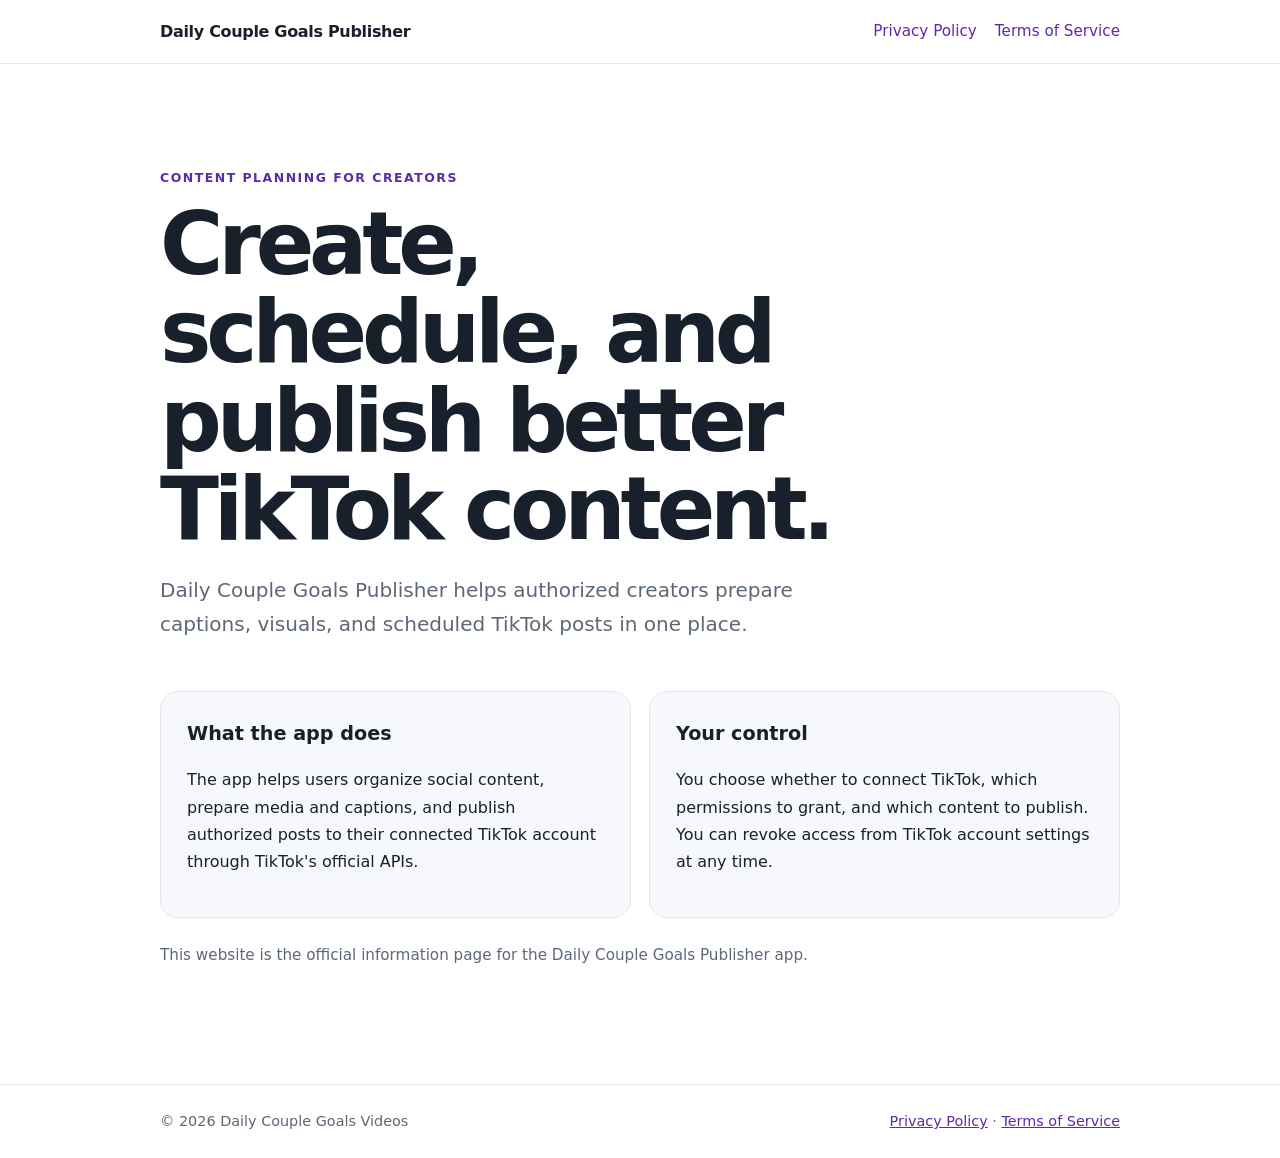
<file: index.html>
<!doctype html>
<html lang="en">
<head>
  <meta charset="utf-8">
  <meta name="viewport" content="width=device-width, initial-scale=1">
  <title>Daily Couple Goals Publisher</title>
  <meta name="description" content="A content planning and publishing tool for TikTok creators.">
  <link rel="stylesheet" href="styles.css">
</head>
<body>
  <header class="site-header">
    <div class="container nav-wrap">
      <a class="brand" href="index.html">Daily Couple Goals Publisher</a>
      <nav aria-label="Primary navigation">
        <a href="privacy.html">Privacy Policy</a>
        <a href="terms.html">Terms of Service</a>
      </nav>
    </div>
  </header>

  <main class="container hero">
    <p class="eyebrow">Content planning for creators</p>
    <h1>Create, schedule, and publish better TikTok content.</h1>
    <p class="lead">Daily Couple Goals Publisher helps authorized creators prepare captions, visuals, and scheduled TikTok posts in one place.</p>
    <div class="card-grid">
      <section class="card">
        <h2>What the app does</h2>
        <p>The app helps users organize social content, prepare media and captions, and publish authorized posts to their connected TikTok account through TikTok's official APIs.</p>
      </section>
      <section class="card">
        <h2>Your control</h2>
        <p>You choose whether to connect TikTok, which permissions to grant, and which content to publish. You can revoke access from TikTok account settings at any time.</p>
      </section>
    </div>
    <p class="notice">This website is the official information page for the Daily Couple Goals Publisher app.</p>
  </main>

  <footer class="site-footer">
    <div class="container footer-wrap">
      <span>© 2026 Daily Couple Goals Videos</span>
      <span><a href="privacy.html">Privacy Policy</a> · <a href="terms.html">Terms of Service</a></span>
    </div>
  </footer>
</body>
</html>
</file>
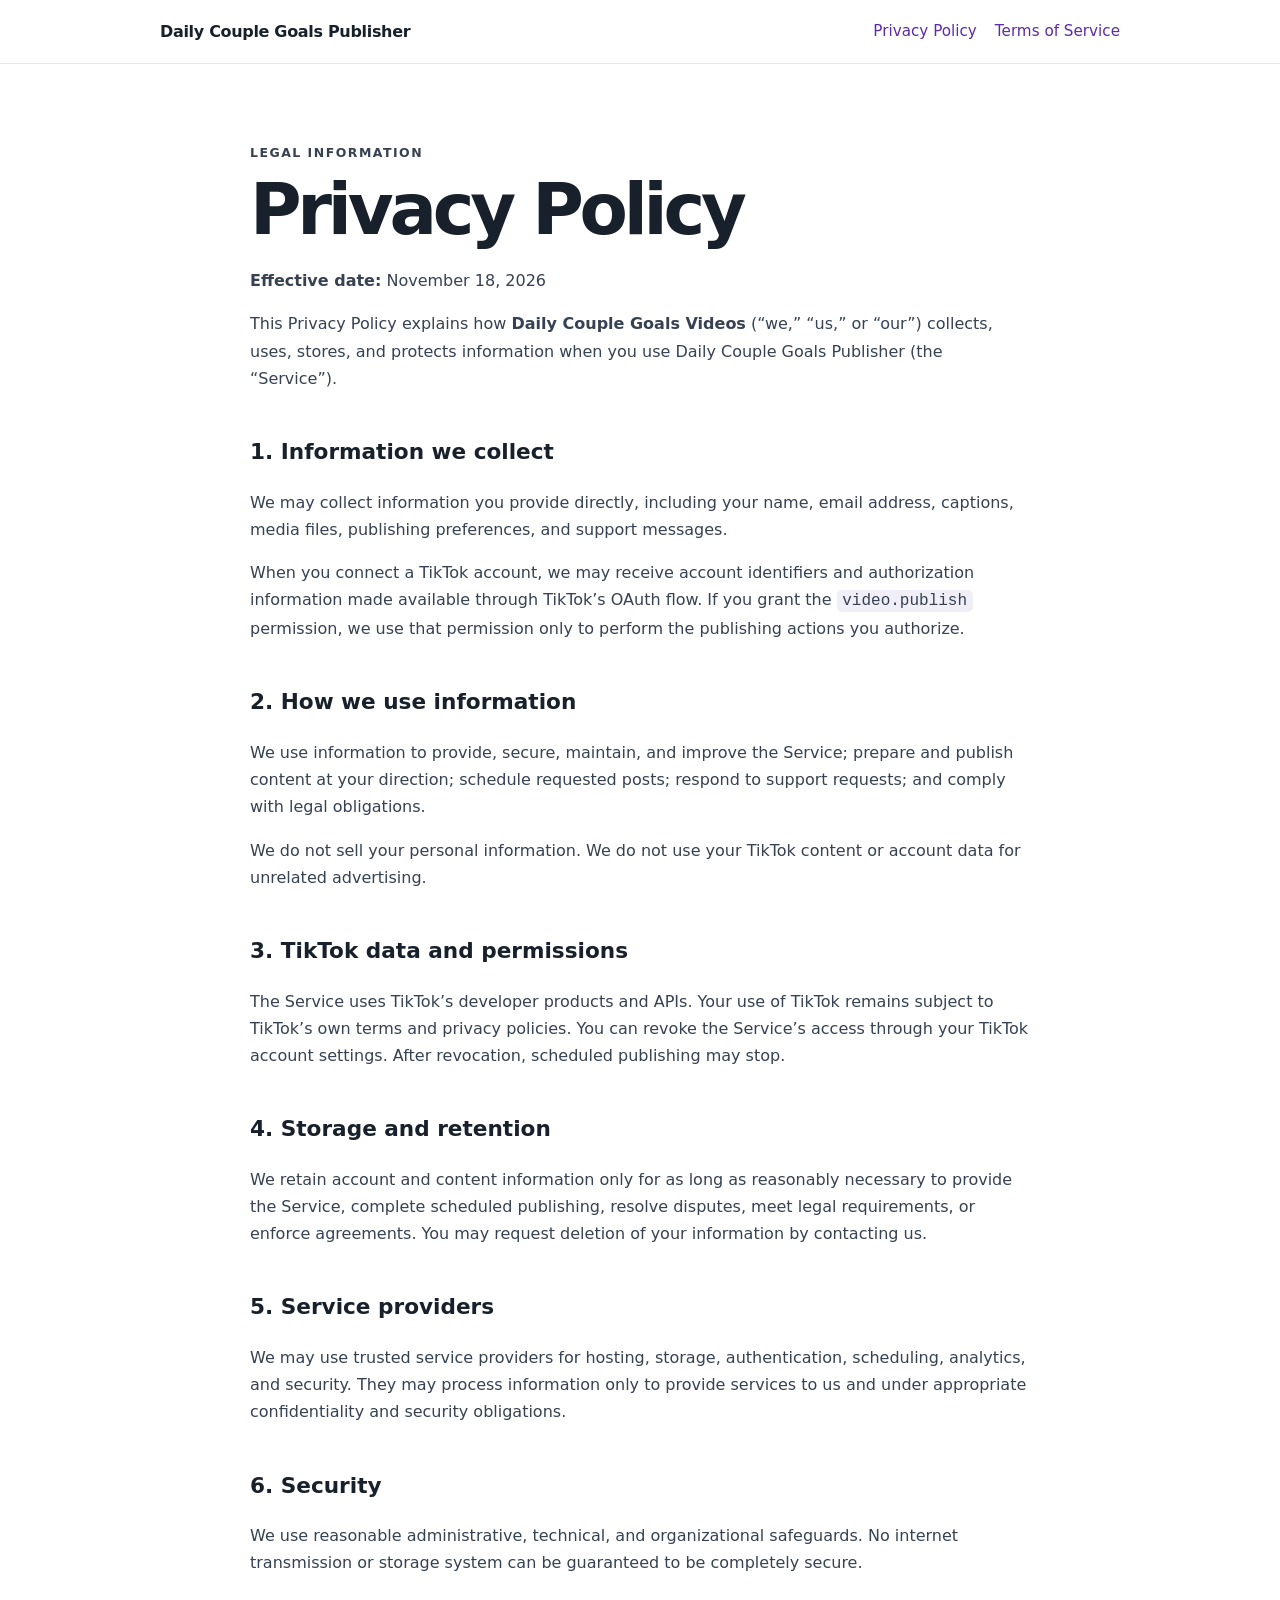
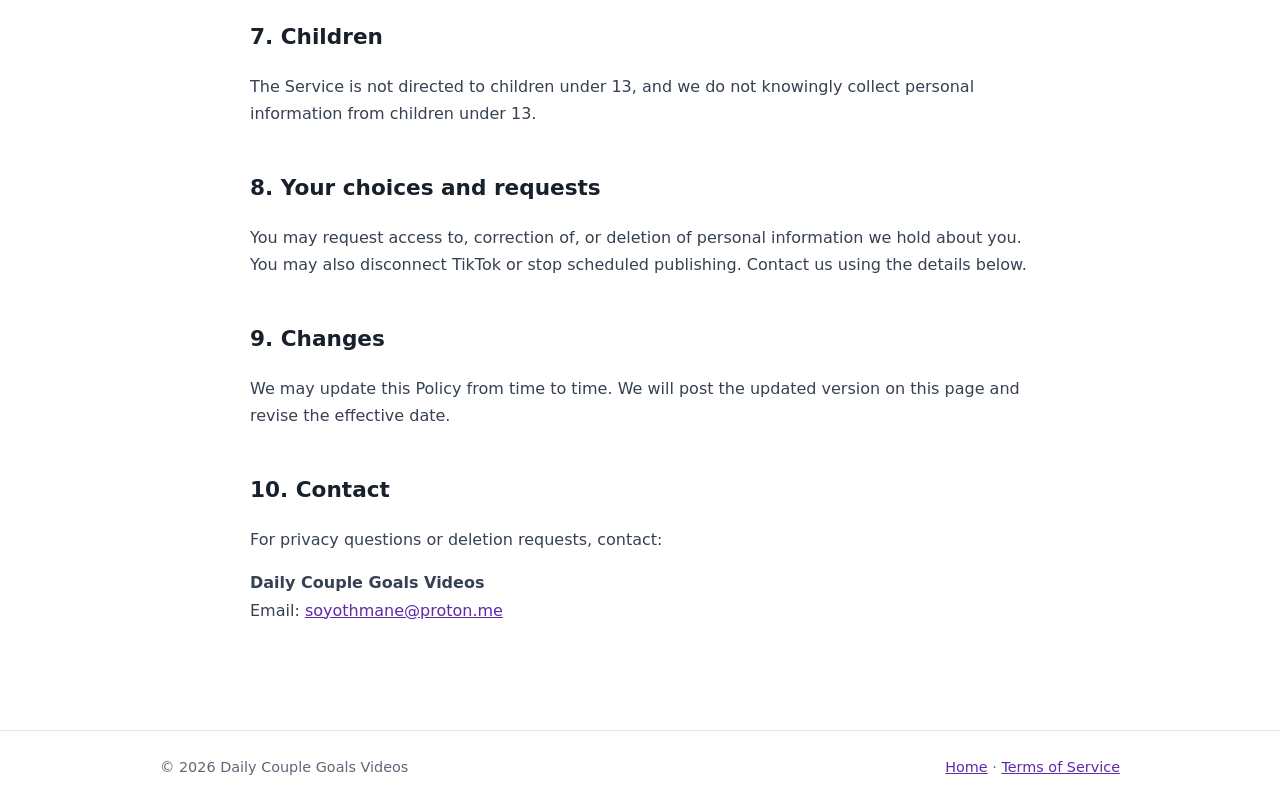
<file: privacy.html>
<!doctype html>
<html lang="en">
<head>
  <meta charset="utf-8">
  <meta name="viewport" content="width=device-width, initial-scale=1">
  <title>Privacy Policy · Daily Couple Goals Publisher</title>
  <link rel="stylesheet" href="styles.css">
</head>
<body>
  <header class="site-header"><div class="container nav-wrap"><a class="brand" href="index.html">Daily Couple Goals Publisher</a><nav aria-label="Primary navigation"><a href="privacy.html">Privacy Policy</a><a href="terms.html">Terms of Service</a></nav></div></header>
  <main class="container document">
    <p class="eyebrow">Legal information</p>
    <h1>Privacy Policy</h1>
    <p><strong>Effective date:</strong> November 18, 2026</p>
    <p>This Privacy Policy explains how <strong>Daily Couple Goals Videos</strong> (“we,” “us,” or “our”) collects, uses, stores, and protects information when you use Daily Couple Goals Publisher (the “Service”).</p>

    <h2>1. Information we collect</h2>
    <p>We may collect information you provide directly, including your name, email address, captions, media files, publishing preferences, and support messages.</p>
    <p>When you connect a TikTok account, we may receive account identifiers and authorization information made available through TikTok’s OAuth flow. If you grant the <code>video.publish</code> permission, we use that permission only to perform the publishing actions you authorize.</p>

    <h2>2. How we use information</h2>
    <p>We use information to provide, secure, maintain, and improve the Service; prepare and publish content at your direction; schedule requested posts; respond to support requests; and comply with legal obligations.</p>
    <p>We do not sell your personal information. We do not use your TikTok content or account data for unrelated advertising.</p>

    <h2>3. TikTok data and permissions</h2>
    <p>The Service uses TikTok’s developer products and APIs. Your use of TikTok remains subject to TikTok’s own terms and privacy policies. You can revoke the Service’s access through your TikTok account settings. After revocation, scheduled publishing may stop.</p>

    <h2>4. Storage and retention</h2>
    <p>We retain account and content information only for as long as reasonably necessary to provide the Service, complete scheduled publishing, resolve disputes, meet legal requirements, or enforce agreements. You may request deletion of your information by contacting us.</p>

    <h2>5. Service providers</h2>
    <p>We may use trusted service providers for hosting, storage, authentication, scheduling, analytics, and security. They may process information only to provide services to us and under appropriate confidentiality and security obligations.</p>

    <h2>6. Security</h2>
    <p>We use reasonable administrative, technical, and organizational safeguards. No internet transmission or storage system can be guaranteed to be completely secure.</p>

    <h2>7. Children</h2>
    <p>The Service is not directed to children under 13, and we do not knowingly collect personal information from children under 13.</p>

    <h2>8. Your choices and requests</h2>
    <p>You may request access to, correction of, or deletion of personal information we hold about you. You may also disconnect TikTok or stop scheduled publishing. Contact us using the details below.</p>

    <h2>9. Changes</h2>
    <p>We may update this Policy from time to time. We will post the updated version on this page and revise the effective date.</p>

    <h2>10. Contact</h2>
    <p>For privacy questions or deletion requests, contact:</p>
    <p><strong>Daily Couple Goals Videos</strong><br>
    Email: <a href="mailto:soyothmane@proton.me">soyothmane@proton.me</a></p>
  </main>
  <footer class="site-footer"><div class="container footer-wrap"><span>© 2026 Daily Couple Goals Videos</span><span><a href="index.html">Home</a> · <a href="terms.html">Terms of Service</a></span></div></footer>
</body>
</html>
</file>
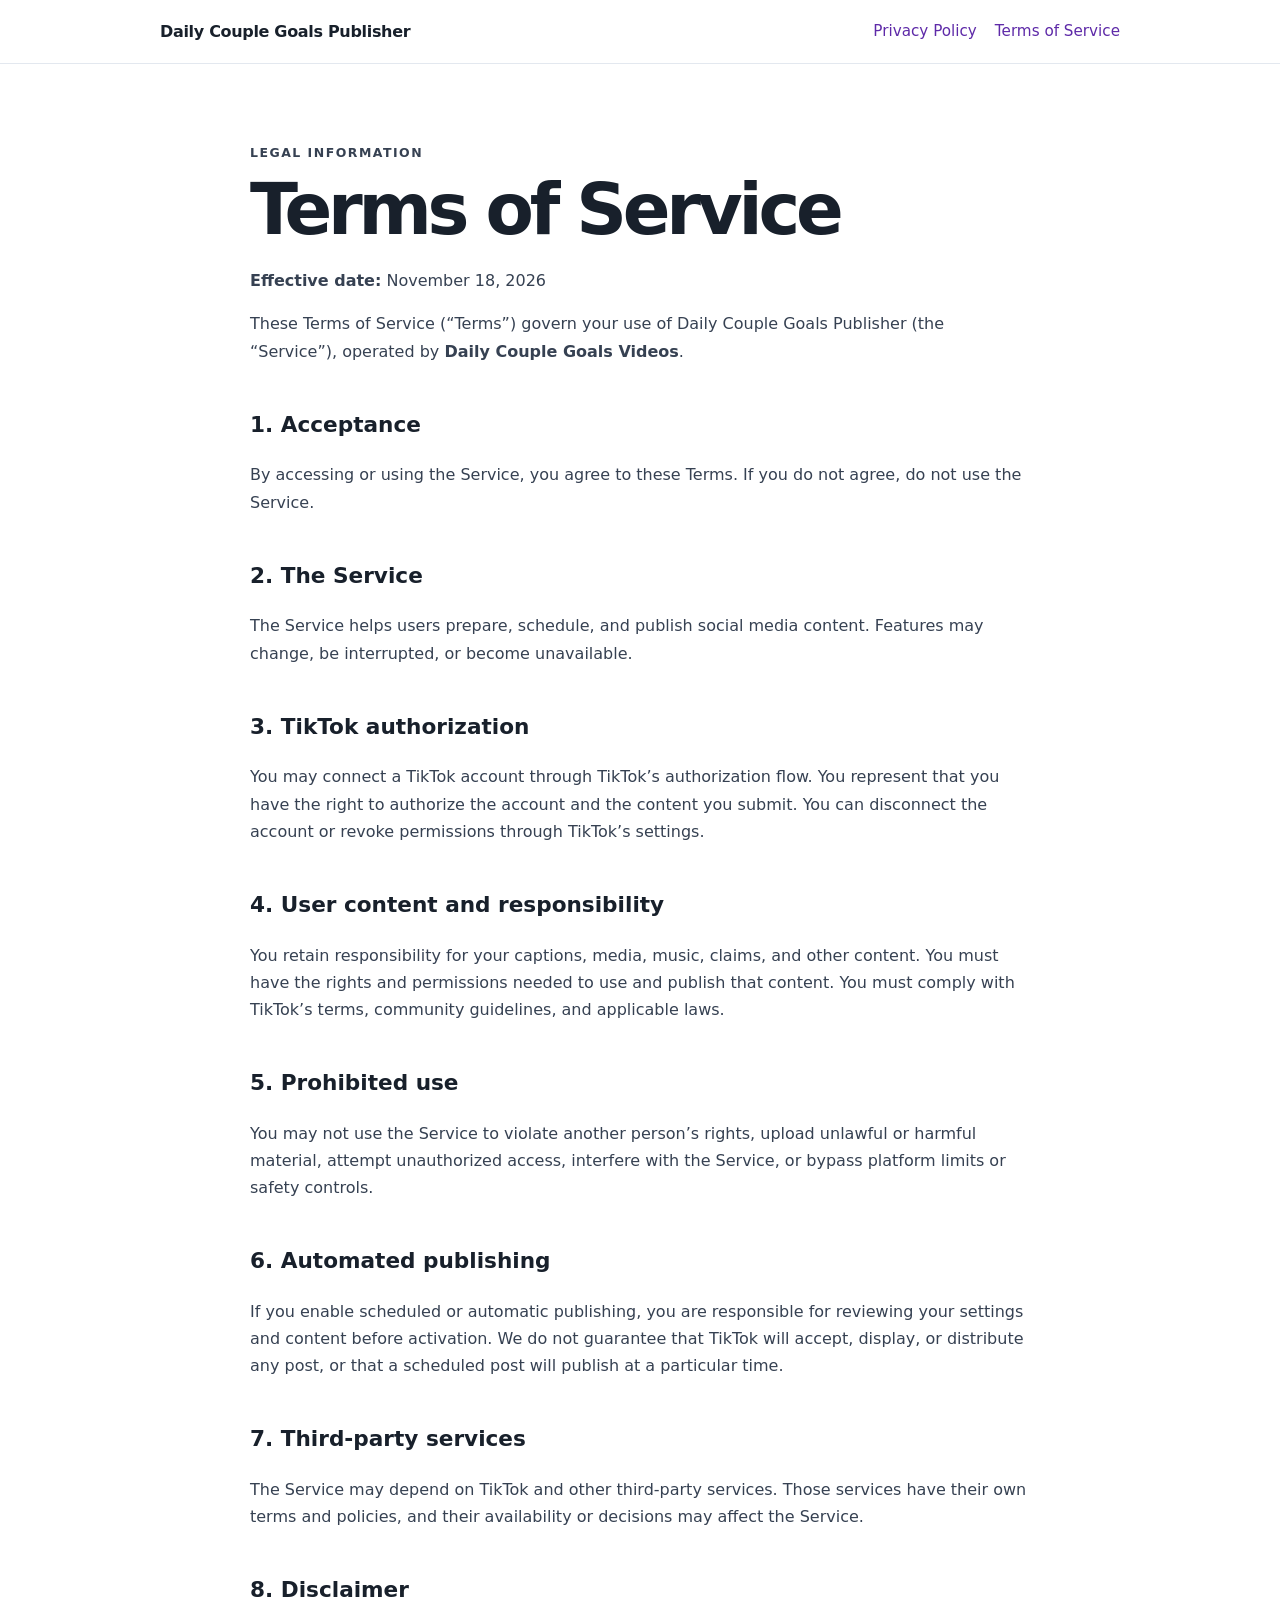
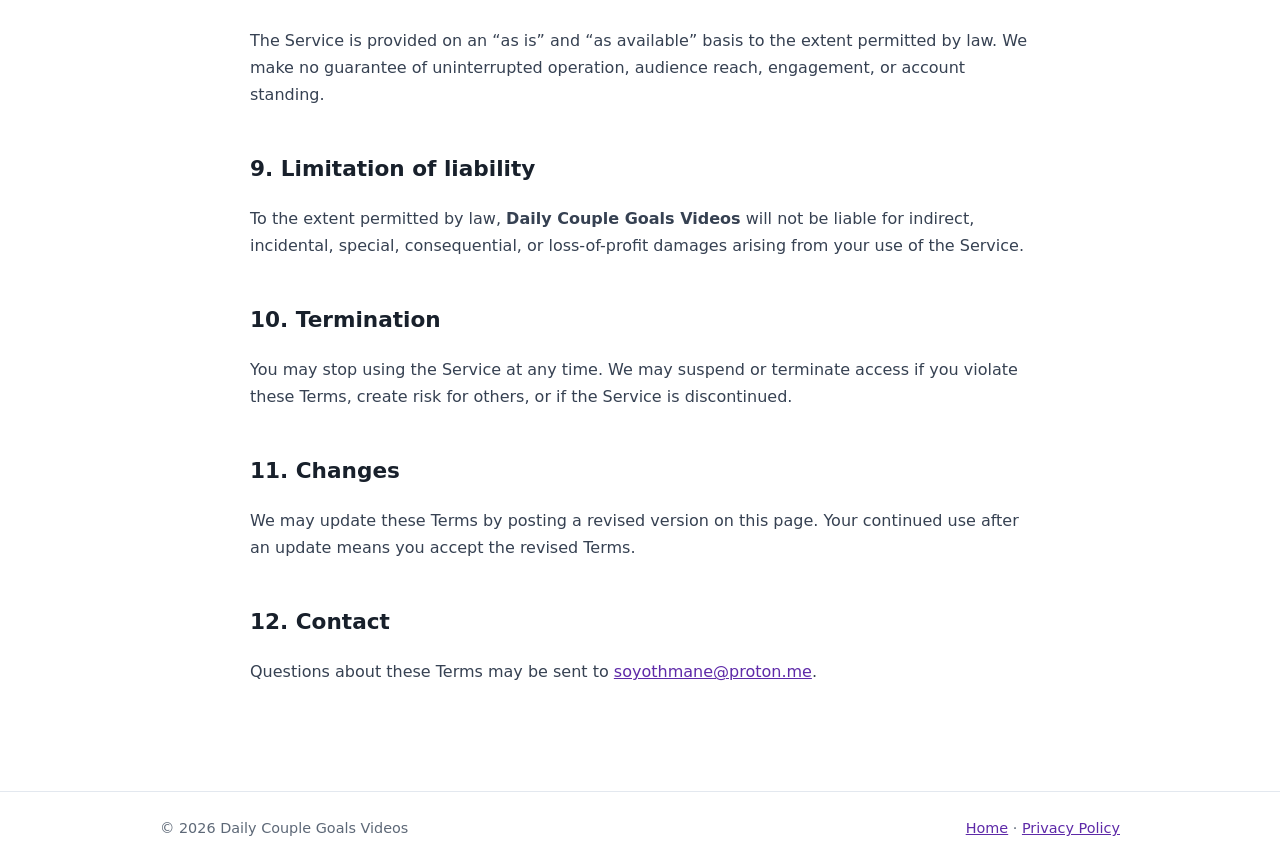
<file: terms.html>
<!doctype html>
<html lang="en">
<head>
  <meta charset="utf-8">
  <meta name="viewport" content="width=device-width, initial-scale=1">
  <title>Terms of Service · Daily Couple Goals Publisher</title>
  <link rel="stylesheet" href="styles.css">
</head>
<body>
  <header class="site-header"><div class="container nav-wrap"><a class="brand" href="index.html">Daily Couple Goals Publisher</a><nav aria-label="Primary navigation"><a href="privacy.html">Privacy Policy</a><a href="terms.html">Terms of Service</a></nav></div></header>
  <main class="container document">
    <p class="eyebrow">Legal information</p>
    <h1>Terms of Service</h1>
    <p><strong>Effective date:</strong> November 18, 2026</p>
    <p>These Terms of Service (“Terms”) govern your use of Daily Couple Goals Publisher (the “Service”), operated by <strong>Daily Couple Goals Videos</strong>.</p>

    <h2>1. Acceptance</h2>
    <p>By accessing or using the Service, you agree to these Terms. If you do not agree, do not use the Service.</p>

    <h2>2. The Service</h2>
    <p>The Service helps users prepare, schedule, and publish social media content. Features may change, be interrupted, or become unavailable.</p>

    <h2>3. TikTok authorization</h2>
    <p>You may connect a TikTok account through TikTok’s authorization flow. You represent that you have the right to authorize the account and the content you submit. You can disconnect the account or revoke permissions through TikTok’s settings.</p>

    <h2>4. User content and responsibility</h2>
    <p>You retain responsibility for your captions, media, music, claims, and other content. You must have the rights and permissions needed to use and publish that content. You must comply with TikTok’s terms, community guidelines, and applicable laws.</p>

    <h2>5. Prohibited use</h2>
    <p>You may not use the Service to violate another person’s rights, upload unlawful or harmful material, attempt unauthorized access, interfere with the Service, or bypass platform limits or safety controls.</p>

    <h2>6. Automated publishing</h2>
    <p>If you enable scheduled or automatic publishing, you are responsible for reviewing your settings and content before activation. We do not guarantee that TikTok will accept, display, or distribute any post, or that a scheduled post will publish at a particular time.</p>

    <h2>7. Third-party services</h2>
    <p>The Service may depend on TikTok and other third-party services. Those services have their own terms and policies, and their availability or decisions may affect the Service.</p>

    <h2>8. Disclaimer</h2>
    <p>The Service is provided on an “as is” and “as available” basis to the extent permitted by law. We make no guarantee of uninterrupted operation, audience reach, engagement, or account standing.</p>

    <h2>9. Limitation of liability</h2>
    <p>To the extent permitted by law, <strong>Daily Couple Goals Videos</strong> will not be liable for indirect, incidental, special, consequential, or loss-of-profit damages arising from your use of the Service.</p>

    <h2>10. Termination</h2>
    <p>You may stop using the Service at any time. We may suspend or terminate access if you violate these Terms, create risk for others, or if the Service is discontinued.</p>

    <h2>11. Changes</h2>
    <p>We may update these Terms by posting a revised version on this page. Your continued use after an update means you accept the revised Terms.</p>

    <h2>12. Contact</h2>
    <p>Questions about these Terms may be sent to <a href="mailto:soyothmane@proton.me">soyothmane@proton.me</a>.</p>
  </main>
  <footer class="site-footer"><div class="container footer-wrap"><span>© 2026 Daily Couple Goals Videos</span><span><a href="index.html">Home</a> · <a href="privacy.html">Privacy Policy</a></span></div></footer>
</body>
</html>
</file>
<file: styles.css>
:root { --ink:#18202b; --muted:#5d6877; --line:#e3e8ef; --accent:#8246d9; --accent-dark:#5e2aa8; --surface:#f7f8fb; }
* { box-sizing: border-box; }
body { margin:0; color:var(--ink); background:white; font:16px/1.7 system-ui,-apple-system,BlinkMacSystemFont,"Segoe UI",sans-serif; }
a { color:var(--accent-dark); }
.container { width:min(100% - 40px, 960px); margin-inline:auto; }
.site-header { border-bottom:1px solid var(--line); background:#fff; }
.nav-wrap,.footer-wrap { display:flex; align-items:center; justify-content:space-between; gap:20px; padding:18px 0; }
.brand { color:var(--ink); font-weight:750; text-decoration:none; letter-spacing:-.02em; }
nav { display:flex; gap:18px; flex-wrap:wrap; }
nav a { text-decoration:none; font-size:.95rem; }
.hero { padding:90px 0 100px; }
.eyebrow { color:var(--accent-dark); font-size:.78rem; font-weight:800; letter-spacing:.12em; text-transform:uppercase; }
h1 { max-width:760px; margin:10px 0 20px; font-size:clamp(2.5rem,7vw,5.4rem); line-height:1.02; letter-spacing:-.06em; }
.lead { max-width:680px; color:var(--muted); font-size:1.25rem; }
.card-grid { display:grid; grid-template-columns:repeat(2,minmax(0,1fr)); gap:18px; margin:50px 0 25px; }
.card { padding:26px; border:1px solid var(--line); border-radius:18px; background:var(--surface); }
.card h2 { margin-top:0; font-size:1.2rem; }
.notice { color:var(--muted); font-size:.95rem; }
.document { max-width:780px; padding:65px 0 90px; }
.document h1 { font-size:clamp(2.4rem,6vw,4.4rem); }
.document h2 { margin-top:42px; font-size:1.35rem; }
.document p { color:#364152; }
.document code { padding:.12em .35em; border-radius:5px; background:#f0eef7; }
.site-footer { border-top:1px solid var(--line); color:var(--muted); font-size:.9rem; }
.footer-wrap { padding:24px 0; }
@media (max-width:700px) { .nav-wrap,.footer-wrap { align-items:flex-start; flex-direction:column; } .hero { padding-top:55px; } .card-grid { grid-template-columns:1fr; } }
</file>
